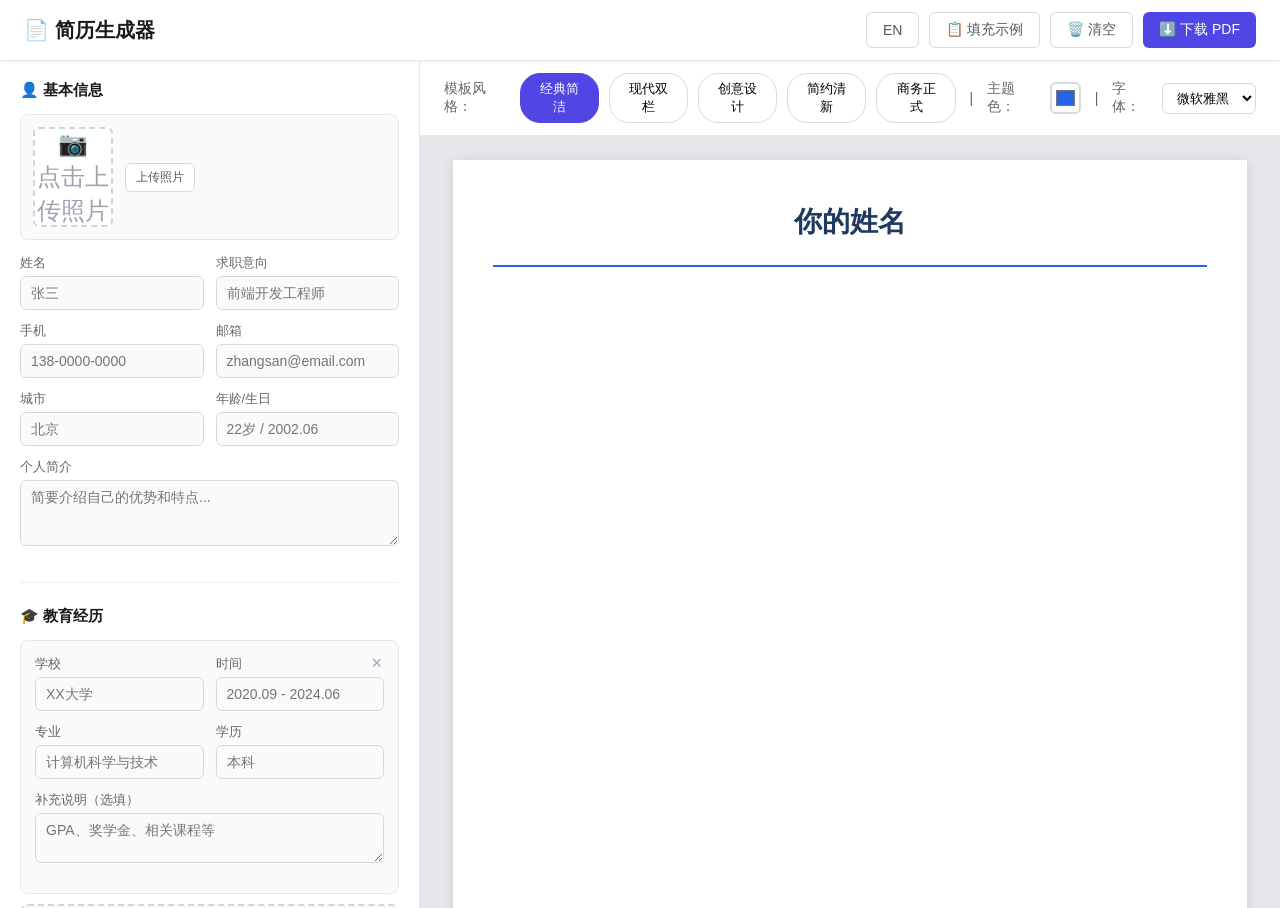
<file: index.html>
<!DOCTYPE html>
<html lang="zh-CN">
<head>
    <meta charset="UTF-8">
    <meta name="viewport" content="width=device-width, initial-scale=1.0">
    <title>简历生成器 - 一键生成精美简历</title>
    <link rel="stylesheet" href="css/style.css">
    <!-- html2pdf.js for PDF export (local) -->
    <script src="js/html2pdf.bundle.min.js"></script>
</head>
<body>
    <header class="top-bar">
        <h1>📄 简历生成器</h1>
        <div class="top-actions">
            <button id="btn-lang" class="btn btn-outline" onclick="setLang(currentLang==='zh'?'en':'zh')">EN</button>
            <button id="btn-fill-demo" class="btn btn-outline">📋 填充示例</button>
            <button id="btn-clear" class="btn btn-outline btn-danger">🗑️ 清空</button>
            <button id="btn-download" class="btn btn-primary">⬇️ 下载 PDF</button>
        </div>
    </header>

    <main class="container">
        <!-- Left: Form -->
        <aside class="form-panel">
            <div class="form-section">
                <h3>👤 基本信息</h3>
                <div class="photo-upload-area">
                    <div class="photo-preview" id="photo-preview">
                        <span class="photo-placeholder">📷<br>点击上传照片</span>
                    </div>
                    <input type="file" id="photo-input" accept="image/*" style="display:none">
                    <button class="btn btn-outline btn-sm" id="btn-upload-photo">上传照片</button>
                    <button class="btn btn-outline btn-sm btn-danger" id="btn-remove-photo" style="display:none">移除</button>
                </div>
                <div class="form-row">
                    <div class="form-group">
                        <label>姓名</label>
                        <input type="text" id="name" placeholder="张三">
                    </div>
                    <div class="form-group">
                        <label>求职意向</label>
                        <input type="text" id="target" placeholder="前端开发工程师">
                    </div>
                </div>
                <div class="form-row">
                    <div class="form-group">
                        <label>手机</label>
                        <input type="tel" id="phone" placeholder="138-0000-0000">
                    </div>
                    <div class="form-group">
                        <label>邮箱</label>
                        <input type="email" id="email" placeholder="zhangsan@email.com">
                    </div>
                </div>
                <div class="form-row">
                    <div class="form-group">
                        <label>城市</label>
                        <input type="text" id="city" placeholder="北京">
                    </div>
                    <div class="form-group">
                        <label>年龄/生日</label>
                        <input type="text" id="age" placeholder="22岁 / 2002.06">
                    </div>
                </div>
                <div class="form-group">
                    <label>个人简介</label>
                    <textarea id="summary" rows="3" placeholder="简要介绍自己的优势和特点..."></textarea>
                </div>
            </div>

            <div class="form-section">
                <h3>🎓 教育经历</h3>
                <div id="education-list"></div>
                <button class="btn btn-add" onclick="addEducation()">+ 添加教育经历</button>
            </div>

            <div class="form-section">
                <h3>💼 工作/实习经历</h3>
                <div id="experience-list"></div>
                <button class="btn btn-add" onclick="addExperience()">+ 添加工作经历</button>
            </div>

            <div class="form-section">
                <h3>🚀 项目经历</h3>
                <div id="project-list"></div>
                <button class="btn btn-add" onclick="addProject()">+ 添加项目</button>
            </div>

            <div class="form-section">
                <h3>🛠️ 技能</h3>
                <div class="form-group">
                    <label>技能标签（用逗号分隔）</label>
                    <input type="text" id="skills" placeholder="HTML, CSS, JavaScript, React, Python">
                </div>
            </div>

            <div class="form-section">
                <h3>🏆 荣誉奖项</h3>
                <div id="award-list"></div>
                <button class="btn btn-add" onclick="addAward()">+ 添加荣誉奖项</button>
            </div>

            <div class="form-section">
                <h3>📜 证书资质</h3>
                <div class="form-group">
                    <label>证书（用逗号分隔）</label>
                    <input type="text" id="certificates" placeholder="CET-6, 计算机二级, 驾照C1">
                </div>
            </div>

            <div class="form-section">
                <h3>🌐 语言能力</h3>
                <div class="form-group">
                    <label>语言能力（用逗号分隔）</label>
                    <input type="text" id="languages" placeholder="英语(流利), 日语(N2), 普通话(母语)">
                </div>
            </div>

            <div class="form-section">
                <h3>💡 兴趣爱好</h3>
                <div class="form-group">
                    <label>兴趣爱好（用逗号分隔）</label>
                    <input type="text" id="hobbies" placeholder="阅读, 跑步, 摄影, 编程">
                </div>
            </div>
        </aside>

        <!-- Right: Preview -->
        <section class="preview-panel">
            <div class="template-bar">
                <span>模板风格：</span>
                <button class="template-btn active" data-template="classic">经典简洁</button>
                <button class="template-btn" data-template="modern">现代双栏</button>
                <button class="template-btn" data-template="creative">创意设计</button>
                <button class="template-btn" data-template="fresh">简约清新</button>
                <button class="template-btn" data-template="business">商务正式</button>
                <span class="bar-divider">|</span>
                <span>主题色：</span>
                <input type="color" id="color-picker" value="#2563eb" class="color-picker">
                <span class="bar-divider">|</span>
                <span>字体：</span>
                <select id="font-select" class="font-select">
                    <option value="Microsoft YaHei">微软雅黑</option>
                    <option value="PingFang SC">苹方</option>
                    <option value="SimSun">宋体</option>
                    <option value="SimHei">黑体</option>
                    <option value="KaiTi">楷体</option>
                    <option value="Arial">Arial</option>
                    <option value="Georgia">Georgia</option>
                </select>
            </div>
            <div class="preview-wrapper">
                <div id="resume-preview" class="resume-page"></div>
            </div>
        </section>
    </main>

    <script src="js/i18n.js"></script>
    <script src="js/templates.js"></script>
    <script src="js/export.js"></script>
    <script src="js/app.js"></script>
</body>
</html>
</file>
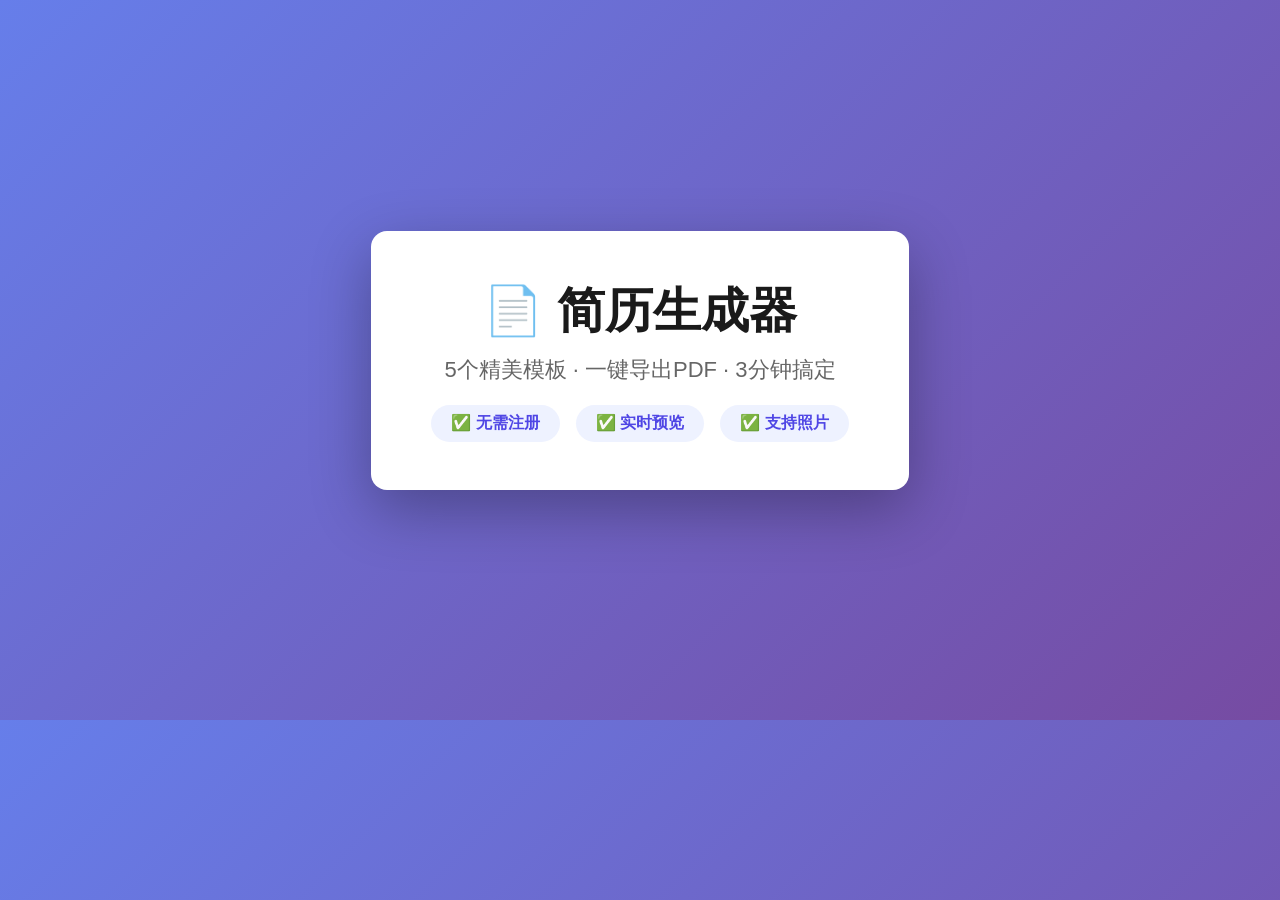
<file: cover.html>
<!DOCTYPE html>
<html>
<head><meta charset="UTF-8"><style>
body { margin:0; width:1280px; height:720px; display:flex; align-items:center; justify-content:center; background:linear-gradient(135deg,#667eea 0%,#764ba2 100%); font-family:"Microsoft YaHei",sans-serif; }
.card { background:#fff; border-radius:16px; padding:48px 60px; text-align:center; box-shadow:0 20px 60px rgba(0,0,0,0.3); }
h1 { font-size:48px; color:#1a1a1a; margin:0 0 12px; }
p { font-size:22px; color:#666; margin:0 0 20px; }
.badges { display:flex; gap:16px; justify-content:center; }
.badge { background:#eef2ff; color:#4f46e5; padding:8px 20px; border-radius:20px; font-size:16px; font-weight:600; }
</style></head>
<body>
<div class="card">
<h1>📄 简历生成器</h1>
<p>5个精美模板 · 一键导出PDF · 3分钟搞定</p>
<div class="badges">
<span class="badge">✅ 无需注册</span>
<span class="badge">✅ 实时预览</span>
<span class="badge">✅ 支持照片</span>
</div>
</div>
</body>
</html>
</file>
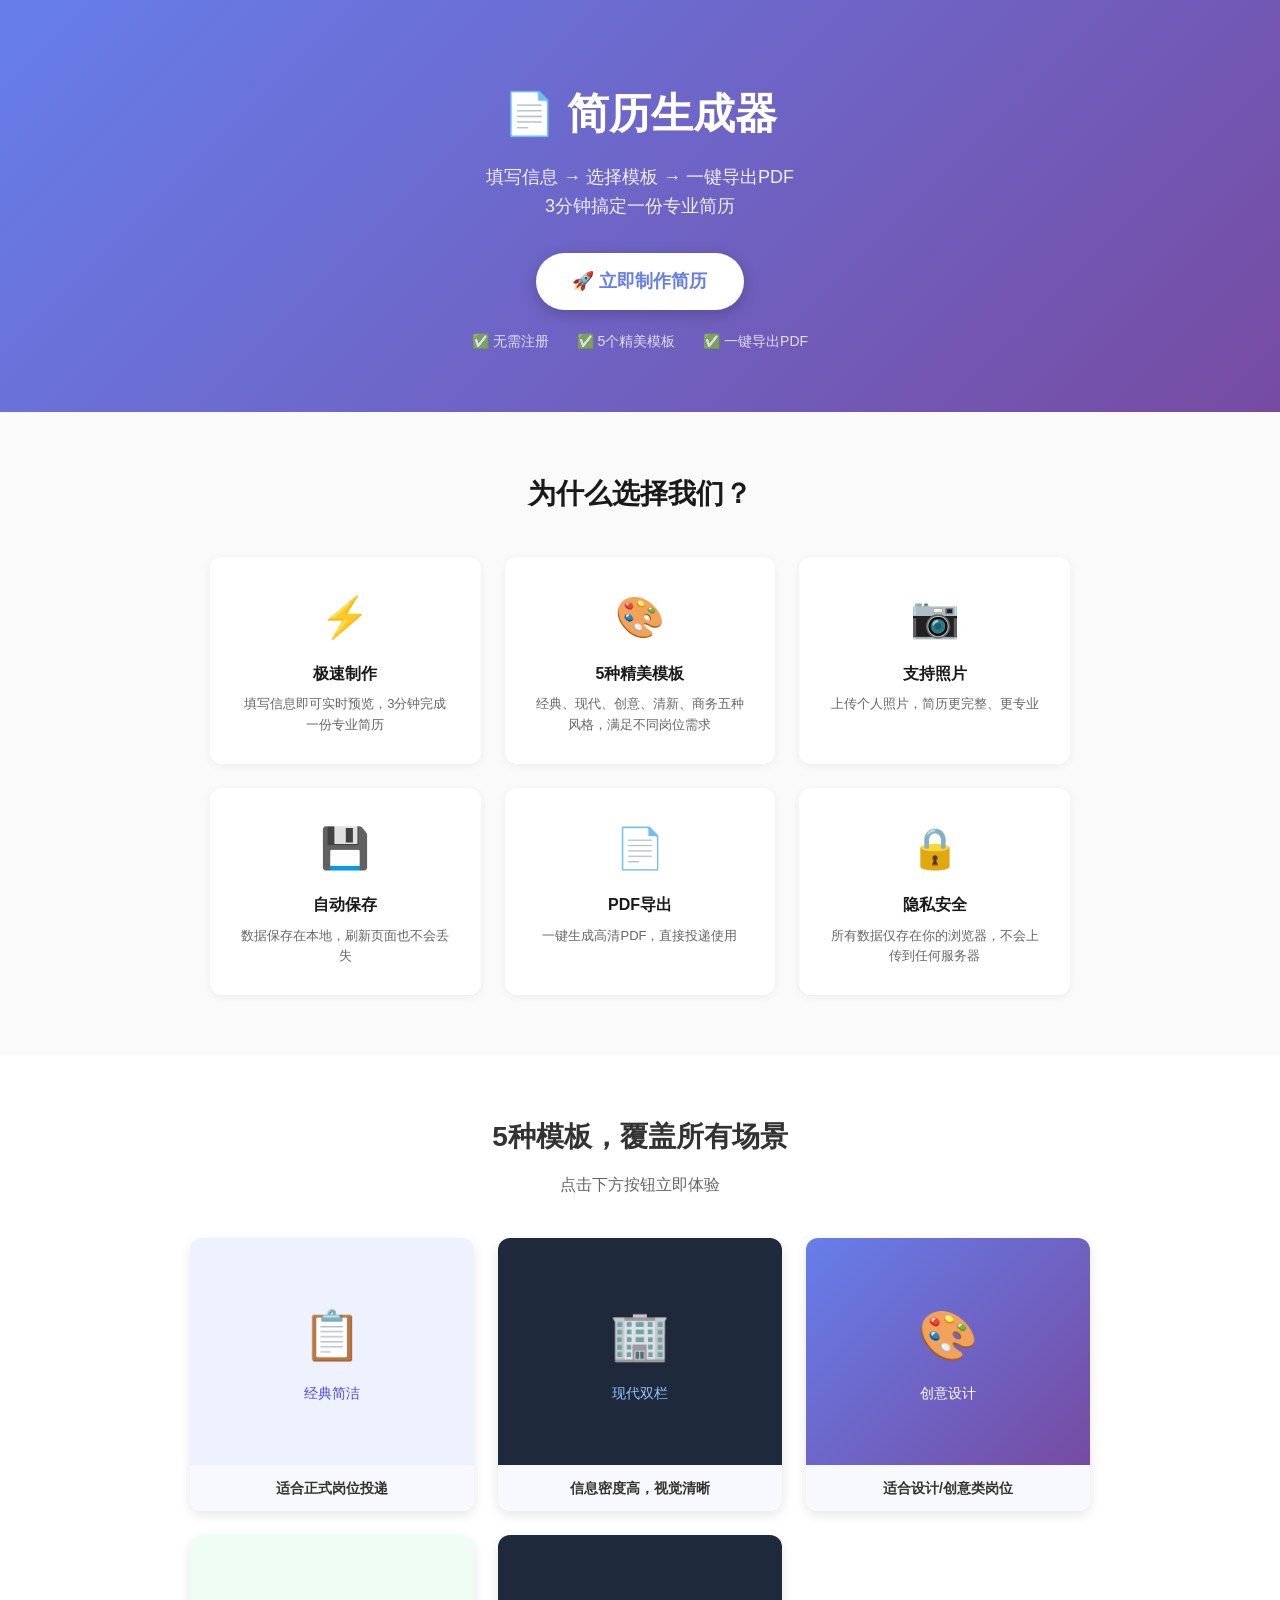
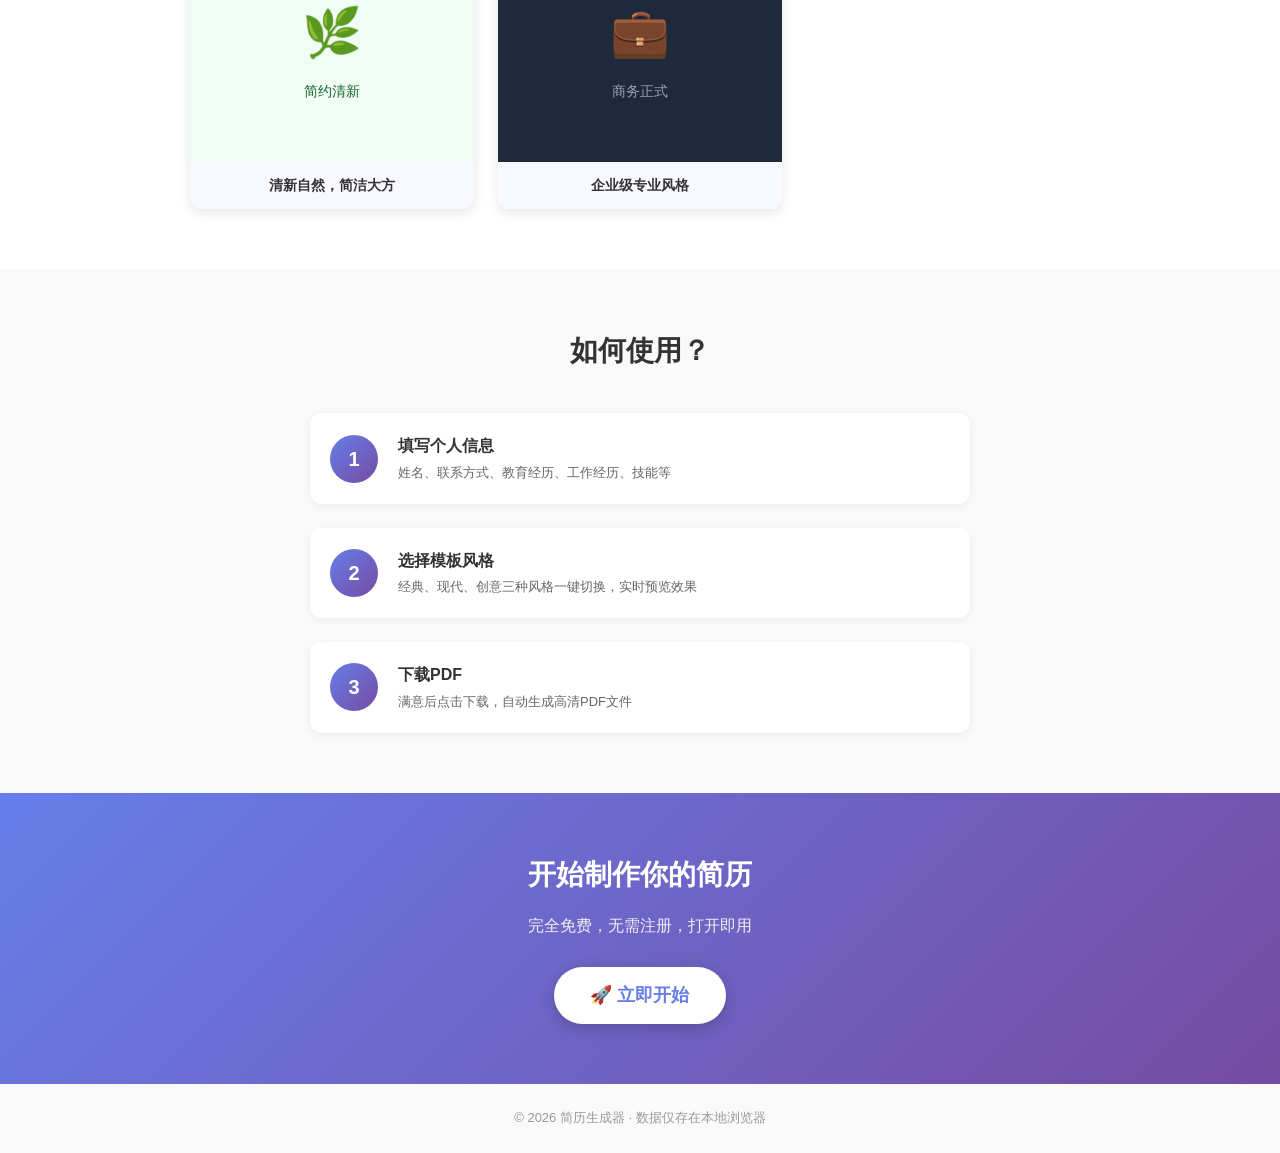
<file: landing.html>
<!DOCTYPE html>
<html lang="zh-CN">
<head>
    <meta charset="UTF-8">
    <meta name="viewport" content="width=device-width, initial-scale=1.0">
    <title>简历生成器 - 3秒生成精美简历，一键导出PDF</title>
    <meta name="description" content="在线简历生成器，5个精美模板，实时预览，一键导出PDF。无需注册，免费使用。">
    <style>
        * { margin: 0; padding: 0; box-sizing: border-box; }
        body {
            font-family: -apple-system, "Microsoft YaHei", "PingFang SC", sans-serif;
            background: #fafafa;
            color: #333;
            line-height: 1.6;
        }

        /* Hero */
        .hero {
            background: linear-gradient(135deg, #667eea 0%, #764ba2 100%);
            color: #fff;
            text-align: center;
            padding: 80px 20px 60px;
        }
        .hero h1 {
            font-size: 42px;
            font-weight: 800;
            margin-bottom: 16px;
        }
        .hero p {
            font-size: 18px;
            opacity: 0.9;
            max-width: 600px;
            margin: 0 auto 32px;
        }
        .hero-cta {
            display: inline-block;
            background: #fff;
            color: #667eea;
            padding: 14px 36px;
            border-radius: 30px;
            font-size: 18px;
            font-weight: 700;
            text-decoration: none;
            transition: transform 0.2s, box-shadow 0.2s;
            box-shadow: 0 4px 15px rgba(0,0,0,0.2);
        }
        .hero-cta:hover {
            transform: translateY(-2px);
            box-shadow: 0 6px 20px rgba(0,0,0,0.3);
        }
        .hero-badges {
            margin-top: 20px;
            font-size: 14px;
            opacity: 0.8;
        }
        .hero-badges span {
            margin: 0 12px;
        }

        /* Features */
        .features {
            max-width: 900px;
            margin: 0 auto;
            padding: 60px 20px;
        }
        .features h2 {
            text-align: center;
            font-size: 28px;
            margin-bottom: 40px;
            color: #1a1a1a;
        }
        .feature-grid {
            display: grid;
            grid-template-columns: repeat(3, 1fr);
            gap: 24px;
        }
        .feature-card {
            background: #fff;
            border-radius: 12px;
            padding: 28px;
            text-align: center;
            box-shadow: 0 2px 8px rgba(0,0,0,0.06);
            transition: transform 0.2s;
        }
        .feature-card:hover {
            transform: translateY(-4px);
        }
        .feature-icon {
            font-size: 40px;
            margin-bottom: 12px;
        }
        .feature-card h3 {
            font-size: 16px;
            margin-bottom: 8px;
            color: #1a1a1a;
        }
        .feature-card p {
            font-size: 13px;
            color: #666;
        }

        /* Templates Preview */
        .templates {
            background: #fff;
            padding: 60px 20px;
        }
        .templates h2 {
            text-align: center;
            font-size: 28px;
            margin-bottom: 12px;
        }
        .templates .subtitle {
            text-align: center;
            color: #666;
            margin-bottom: 40px;
        }
        .template-grid {
            max-width: 900px;
            margin: 0 auto;
            display: grid;
            grid-template-columns: repeat(3, 1fr);
            gap: 24px;
        }
        .template-card {
            border-radius: 12px;
            overflow: hidden;
            box-shadow: 0 4px 12px rgba(0,0,0,0.1);
            transition: transform 0.2s;
        }
        .template-card:hover {
            transform: scale(1.03);
        }
        .template-card img {
            width: 100%;
            display: block;
        }
        .template-card .label {
            background: #f8f9ff;
            padding: 12px;
            text-align: center;
            font-weight: 600;
            font-size: 14px;
        }

        /* How to use */
        .howto {
            max-width: 700px;
            margin: 0 auto;
            padding: 60px 20px;
        }
        .howto h2 {
            text-align: center;
            font-size: 28px;
            margin-bottom: 40px;
        }
        .steps {
            display: flex;
            flex-direction: column;
            gap: 24px;
        }
        .step {
            display: flex;
            align-items: center;
            gap: 20px;
            background: #fff;
            padding: 20px;
            border-radius: 12px;
            box-shadow: 0 2px 8px rgba(0,0,0,0.06);
        }
        .step-num {
            width: 48px;
            height: 48px;
            background: linear-gradient(135deg, #667eea, #764ba2);
            color: #fff;
            border-radius: 50%;
            display: flex;
            align-items: center;
            justify-content: center;
            font-size: 20px;
            font-weight: 700;
            flex-shrink: 0;
        }
        .step-text h3 {
            font-size: 16px;
            margin-bottom: 4px;
        }
        .step-text p {
            font-size: 13px;
            color: #666;
        }

        /* CTA Bottom */
        .cta-bottom {
            background: linear-gradient(135deg, #667eea 0%, #764ba2 100%);
            color: #fff;
            text-align: center;
            padding: 60px 20px;
        }
        .cta-bottom h2 {
            font-size: 28px;
            margin-bottom: 16px;
        }
        .cta-bottom p {
            font-size: 16px;
            opacity: 0.9;
            margin-bottom: 28px;
        }
        .cta-bottom .hero-cta {
            background: #fff;
            color: #667eea;
        }

        /* Footer */
        footer {
            text-align: center;
            padding: 24px;
            color: #999;
            font-size: 13px;
        }

        /* Responsive */
        @media (max-width: 700px) {
            .hero h1 { font-size: 28px; }
            .feature-grid, .template-grid { grid-template-columns: 1fr; }
            .hero { padding: 50px 20px 40px; }
        }
    </style>
</head>
<body>

<section class="hero">
    <h1>📄 简历生成器</h1>
    <p>填写信息 → 选择模板 → 一键导出PDF<br>3分钟搞定一份专业简历</p>
    <a href="index.html" class="hero-cta">🚀 立即制作简历</a>
    <div class="hero-badges">
        <span>✅ 无需注册</span>
        <span>✅ 5个精美模板</span>
        <span>✅ 一键导出PDF</span>
    </div>
</section>

<section class="features">
    <h2>为什么选择我们？</h2>
    <div class="feature-grid">
        <div class="feature-card">
            <div class="feature-icon">⚡</div>
            <h3>极速制作</h3>
            <p>填写信息即可实时预览，3分钟完成一份专业简历</p>
        </div>
        <div class="feature-card">
            <div class="feature-icon">🎨</div>
            <h3>5种精美模板</h3>
            <p>经典、现代、创意、清新、商务五种风格，满足不同岗位需求</p>
        </div>
        <div class="feature-card">
            <div class="feature-icon">📷</div>
            <h3>支持照片</h3>
            <p>上传个人照片，简历更完整、更专业</p>
        </div>
        <div class="feature-card">
            <div class="feature-icon">💾</div>
            <h3>自动保存</h3>
            <p>数据保存在本地，刷新页面也不会丢失</p>
        </div>
        <div class="feature-card">
            <div class="feature-icon">📄</div>
            <h3>PDF导出</h3>
            <p>一键生成高清PDF，直接投递使用</p>
        </div>
        <div class="feature-card">
            <div class="feature-icon">🔒</div>
            <h3>隐私安全</h3>
            <p>所有数据仅存在你的浏览器，不会上传到任何服务器</p>
        </div>
    </div>
</section>

<section class="templates">
    <h2>5种模板，覆盖所有场景</h2>
    <p class="subtitle">点击下方按钮立即体验</p>
    <div class="template-grid">
        <div class="template-card">
            <div style="background:#eef2ff;padding:60px 20px;text-align:center;">
                <div style="font-size:48px;">📋</div>
                <div style="font-size:14px;color:#4f46e5;margin-top:8px;">经典简洁</div>
            </div>
            <div class="label">适合正式岗位投递</div>
        </div>
        <div class="template-card">
            <div style="background:#1e293b;padding:60px 20px;text-align:center;">
                <div style="font-size:48px;">🏢</div>
                <div style="font-size:14px;color:#93c5fd;margin-top:8px;">现代双栏</div>
            </div>
            <div class="label">信息密度高，视觉清晰</div>
        </div>
        <div class="template-card">
            <div style="background:linear-gradient(135deg,#667eea,#764ba2);padding:60px 20px;text-align:center;">
                <div style="font-size:48px;">🎨</div>
                <div style="font-size:14px;color:#fff;margin-top:8px;">创意设计</div>
            </div>
            <div class="label">适合设计/创意类岗位</div>
        </div>
        <div class="template-card">
            <div style="background:#f0fdf4;padding:60px 20px;text-align:center;">
                <div style="font-size:48px;">🌿</div>
                <div style="font-size:14px;color:#166534;margin-top:8px;">简约清新</div>
            </div>
            <div class="label">清新自然，简洁大方</div>
        </div>
        <div class="template-card">
            <div style="background:#1e293b;padding:60px 20px;text-align:center;">
                <div style="font-size:48px;">💼</div>
                <div style="font-size:14px;color:#94a3b8;margin-top:8px;">商务正式</div>
            </div>
            <div class="label">企业级专业风格</div>
        </div>
    </div>
</section>

<section class="howto">
    <h2>如何使用？</h2>
    <div class="steps">
        <div class="step">
            <div class="step-num">1</div>
            <div class="step-text">
                <h3>填写个人信息</h3>
                <p>姓名、联系方式、教育经历、工作经历、技能等</p>
            </div>
        </div>
        <div class="step">
            <div class="step-num">2</div>
            <div class="step-text">
                <h3>选择模板风格</h3>
                <p>经典、现代、创意三种风格一键切换，实时预览效果</p>
            </div>
        </div>
        <div class="step">
            <div class="step-num">3</div>
            <div class="step-text">
                <h3>下载PDF</h3>
                <p>满意后点击下载，自动生成高清PDF文件</p>
            </div>
        </div>
    </div>
</section>

<section class="cta-bottom">
    <h2>开始制作你的简历</h2>
    <p>完全免费，无需注册，打开即用</p>
    <a href="index.html" class="hero-cta">🚀 立即开始</a>
</section>

<footer>
    <p>© 2026 简历生成器 · 数据仅存在本地浏览器</p>
</footer>

</body>
</html>
</file>
<file: css/style.css>
/* ========== Reset & Base ========== */
* {
    margin: 0;
    padding: 0;
    box-sizing: border-box;
}

body {
    font-family: -apple-system, "Microsoft YaHei", "PingFang SC", sans-serif;
    background: #f0f2f5;
    color: #333;
    min-height: 100vh;
}

/* ========== Top Bar ========== */
.top-bar {
    background: #fff;
    border-bottom: 1px solid #e8e8e8;
    padding: 12px 24px;
    display: flex;
    align-items: center;
    justify-content: space-between;
    position: sticky;
    top: 0;
    z-index: 100;
    box-shadow: 0 1px 4px rgba(0,0,0,0.06);
}

.top-bar h1 {
    font-size: 20px;
    color: #1a1a1a;
}

.top-actions {
    display: flex;
    gap: 10px;
}

/* ========== Buttons ========== */
.btn {
    padding: 8px 16px;
    border: none;
    border-radius: 6px;
    cursor: pointer;
    font-size: 14px;
    font-weight: 500;
    transition: all 0.2s;
}

.btn-primary {
    background: #4f46e5;
    color: #fff;
}

.btn-primary:hover {
    background: #4338ca;
}

.btn-outline {
    background: #fff;
    border: 1px solid #d9d9d9;
    color: #555;
}

.btn-outline:hover {
    border-color: #4f46e5;
    color: #4f46e5;
}

.btn-danger:hover {
    border-color: #ef4444;
    color: #ef4444;
}

.btn-add {
    width: 100%;
    padding: 10px;
    background: #f9fafb;
    border: 2px dashed #d1d5db;
    border-radius: 8px;
    color: #6b7280;
    font-size: 14px;
    cursor: pointer;
    transition: all 0.2s;
}

.btn-add:hover {
    border-color: #4f46e5;
    color: #4f46e5;
    background: #eef2ff;
}

.btn-remove {
    position: absolute;
    top: 8px;
    right: 8px;
    background: none;
    border: none;
    color: #9ca3af;
    cursor: pointer;
    font-size: 18px;
    padding: 4px 8px;
    border-radius: 4px;
    transition: all 0.2s;
}

.btn-remove:hover {
    color: #ef4444;
    background: #fef2f2;
}

/* ========== Layout ========== */
.container {
    display: flex;
    height: calc(100vh - 53px);
}

/* ========== Form Panel ========== */
.form-panel {
    width: 420px;
    min-width: 420px;
    background: #fff;
    overflow-y: auto;
    padding: 20px;
    border-right: 1px solid #e8e8e8;
}

.form-section {
    margin-bottom: 24px;
    padding-bottom: 20px;
    border-bottom: 1px solid #f0f0f0;
}

.form-section:last-child {
    border-bottom: none;
}

.form-section h3 {
    font-size: 15px;
    color: #1a1a1a;
    margin-bottom: 14px;
}

.form-row {
    display: flex;
    gap: 12px;
}

.form-row .form-group {
    flex: 1;
}

.form-group {
    margin-bottom: 12px;
}

.form-group label {
    display: block;
    font-size: 13px;
    color: #666;
    margin-bottom: 4px;
}

.form-group input,
.form-group textarea {
    width: 100%;
    padding: 8px 10px;
    border: 1px solid #d9d9d9;
    border-radius: 6px;
    font-size: 14px;
    font-family: inherit;
    transition: border-color 0.2s;
    background: #fafafa;
}

.form-group input:focus,
.form-group textarea:focus {
    outline: none;
    border-color: #4f46e5;
    background: #fff;
    box-shadow: 0 0 0 3px rgba(79, 70, 229, 0.1);
}

.form-group textarea {
    resize: vertical;
}

/* ========== Photo Upload ========== */
.photo-upload-area {
    display: flex;
    align-items: center;
    gap: 12px;
    margin-bottom: 14px;
    padding: 12px;
    background: #f9fafb;
    border: 1px solid #e5e7eb;
    border-radius: 8px;
}

.photo-preview {
    width: 80px;
    height: 100px;
    border: 2px dashed #d1d5db;
    border-radius: 6px;
    overflow: hidden;
    display: flex;
    align-items: center;
    justify-content: center;
    cursor: pointer;
    background: #fff;
    flex-shrink: 0;
}

.photo-preview img {
    width: 100%;
    height: 100%;
    object-fit: cover;
}

.photo-placeholder {
    text-align: center;
    font-size: 12px;
    color: #9ca3af;
    line-height: 1.4;
}

.photo-placeholder {
    font-size: 24px;
}

.btn-sm {
    padding: 5px 10px;
    font-size: 12px;
}

/* ========== Repeatable Items ========== */
.repeatable-item {
    position: relative;
    background: #f9fafb;
    border: 1px solid #e5e7eb;
    border-radius: 8px;
    padding: 14px;
    margin-bottom: 10px;
}

/* ========== Preview Panel ========== */
.preview-panel {
    flex: 1;
    display: flex;
    flex-direction: column;
    overflow: hidden;
}

.template-bar {
    padding: 12px 24px;
    background: #fff;
    border-bottom: 1px solid #e8e8e8;
    display: flex;
    align-items: center;
    gap: 10px;
}

.template-bar span {
    font-size: 14px;
    color: #666;
}

.template-btn {
    padding: 6px 14px;
    border: 1px solid #d9d9d9;
    border-radius: 20px;
    background: #fff;
    font-size: 13px;
    cursor: pointer;
    transition: all 0.2s;
}

.template-btn.active {
    background: #4f46e5;
    color: #fff;
    border-color: #4f46e5;
}

.template-btn:hover:not(.active) {
    border-color: #4f46e5;
    color: #4f46e5;
}

.bar-divider {
    color: #d1d5db;
    margin: 0 4px;
}

.color-picker {
    width: 32px;
    height: 32px;
    border: 2px solid #d9d9d9;
    border-radius: 6px;
    cursor: pointer;
    padding: 2px;
    background: #fff;
}

.font-select {
    padding: 6px 10px;
    border: 1px solid #d9d9d9;
    border-radius: 6px;
    font-size: 13px;
    background: #fff;
    cursor: pointer;
}

.preview-wrapper {
    flex: 1;
    overflow: auto;
    padding: 24px;
    display: flex;
    justify-content: center;
    background: #e5e7eb;
}

/* ========== Resume Page (Preview Container) ========== */
.resume-page {
    width: 210mm;
    min-height: 297mm;
    background: #fff;
    box-shadow: 0 2px 12px rgba(0,0,0,0.12);
    position: relative;
}

/* ========== Template: Classic ========== */
.tpl-classic {
    padding: 40px;
    font-family: "Microsoft YaHei", "PingFang SC", sans-serif;
    font-size: 13px;
    line-height: 1.6;
    color: #333;
}

.tpl-classic .header {
    text-align: center;
    padding-bottom: 16px;
    border-bottom: 2px solid var(--accent, #2563eb);
    margin-bottom: 20px;
}

.tpl-classic .header-photo {
    margin-bottom: 10px;
}

.tpl-classic .header-photo img {
    width: 90px;
    height: 110px;
    object-fit: cover;
    border-radius: 6px;
    border: 2px solid #e5e7eb;
}

.tpl-classic .header h1 {
    font-size: 28px;
    color: #1e3a5f;
    margin-bottom: 4px;
}

.tpl-classic .header .target {
    font-size: 15px;
    color: var(--accent, #2563eb);
    font-weight: 500;
}

.tpl-classic .contact-row {
    display: flex;
    justify-content: center;
    gap: 20px;
    margin-top: 8px;
    font-size: 13px;
    color: #555;
}

.tpl-classic .section {
    margin-bottom: 18px;
}

.tpl-classic .section-title {
    font-size: 16px;
    color: #1e3a5f;
    border-bottom: 1px solid #e5e7eb;
    padding-bottom: 4px;
    margin-bottom: 10px;
}

.tpl-classic .section-title::before {
    content: "";
    display: inline-block;
    width: 4px;
    height: 16px;
    background: var(--accent, #2563eb);
    margin-right: 8px;
    vertical-align: middle;
    border-radius: 2px;
}

.tpl-classic .item-header {
    display: flex;
    justify-content: space-between;
    align-items: baseline;
    margin-bottom: 4px;
}

.tpl-classic .item-title {
    font-weight: 600;
    font-size: 14px;
    color: #1a1a1a;
}

.tpl-classic .item-subtitle {
    color: #555;
    font-size: 13px;
}

.tpl-classic .item-date {
    color: #888;
    font-size: 12px;
    white-space: nowrap;
}

.tpl-classic .item-desc {
    color: #555;
    font-size: 13px;
    margin-top: 4px;
    white-space: pre-line;
}

.tpl-classic .skills-list {
    display: flex;
    flex-wrap: wrap;
    gap: 8px;
}

.tpl-classic .skill-tag {
    background: var(--accent-light, #eef2ff);
    color: var(--accent, #4f46e5);
    padding: 4px 12px;
    border-radius: 4px;
    font-size: 12px;
}

/* ========== Template: Modern (Two-column) ========== */
.tpl-modern {
    display: flex;
    min-height: 297mm;
    font-family: "Microsoft YaHei", "PingFang SC", sans-serif;
    font-size: 13px;
    line-height: 1.6;
}

.tpl-modern .sidebar {
    width: 200px;
    min-width: 200px;
    background: #1e293b;
    color: #e2e8f0;
    padding: 30px 20px;
}

.tpl-modern .sidebar .avatar-area {
    text-align: center;
    margin-bottom: 20px;
}

.tpl-modern .sidebar .sidebar-photo {
    margin-bottom: 12px;
}

.tpl-modern .sidebar .sidebar-photo img {
    width: 100px;
    height: 100px;
    object-fit: cover;
    border-radius: 50%;
    border: 3px solid #334155;
}

.tpl-modern .sidebar .avatar-area h1 {
    font-size: 24px;
    color: #fff;
    margin-bottom: 4px;
}

.tpl-modern .sidebar .avatar-area .target {
    font-size: 13px;
    color: var(--accent, #93c5fd);
}

.tpl-modern .sidebar .info-block {
    margin-bottom: 18px;
}

.tpl-modern .sidebar .info-block h3 {
    font-size: 13px;
    color: #93c5fd;
    text-transform: uppercase;
    letter-spacing: 1px;
    border-bottom: 1px solid #334155;
    padding-bottom: 4px;
    margin-bottom: 8px;
}

.tpl-modern .sidebar .info-item {
    font-size: 12px;
    margin-bottom: 6px;
    color: #cbd5e1;
    word-break: break-all;
}

.tpl-modern .sidebar .skill-tag {
    display: inline-block;
    background: #334155;
    color: #93c5fd;
    padding: 2px 8px;
    border-radius: 3px;
    font-size: 11px;
    margin: 2px;
}

.tpl-modern .main-content {
    flex: 1;
    padding: 30px;
}

.tpl-modern .main-content .section {
    margin-bottom: 20px;
}

.tpl-modern .main-content .section-title {
    font-size: 16px;
    color: #1e293b;
    margin-bottom: 10px;
    padding-bottom: 4px;
    border-bottom: 2px solid var(--accent, #2563eb);
}

.tpl-modern .main-content .item-header {
    display: flex;
    justify-content: space-between;
    align-items: baseline;
    margin-bottom: 4px;
}

.tpl-modern .main-content .item-title {
    font-weight: 600;
    font-size: 14px;
    color: #1a1a1a;
}

.tpl-modern .main-content .item-subtitle {
    color: #555;
    font-size: 13px;
}

.tpl-modern .main-content .item-date {
    color: #888;
    font-size: 12px;
}

.tpl-modern .main-content .item-desc {
    color: #555;
    font-size: 13px;
    margin-top: 4px;
    white-space: pre-line;
}

/* ========== Template: Creative ========== */
.tpl-creative {
    padding: 0;
    font-family: "Microsoft YaHei", "PingFang SC", sans-serif;
    font-size: 13px;
    line-height: 1.6;
    color: #333;
}

.tpl-creative .hero {
    background: linear-gradient(135deg, #667eea 0%, #764ba2 100%);
    color: #fff;
    padding: 36px 40px 28px;
    display: flex;
    align-items: center;
    gap: 24px;
}

.tpl-creative .hero-photo img {
    width: 90px;
    height: 110px;
    object-fit: cover;
    border-radius: 8px;
    border: 3px solid rgba(255,255,255,0.3);
}

.tpl-creative .hero h1 {
    font-size: 32px;
    font-weight: 700;
    margin-bottom: 4px;
}

.tpl-creative .hero .target {
    font-size: 16px;
    opacity: 0.9;
}

.tpl-creative .hero .contact-row {
    display: flex;
    gap: 20px;
    margin-top: 12px;
    font-size: 13px;
    opacity: 0.85;
}

.tpl-creative .body {
    padding: 28px 40px;
}

.tpl-creative .section {
    margin-bottom: 20px;
}

.tpl-creative .section-title {
    font-size: 16px;
    color: var(--accent, #667eea);
    margin-bottom: 10px;
    display: flex;
    align-items: center;
    gap: 8px;
}

.tpl-creative .section-title::after {
    content: "";
    flex: 1;
    height: 1px;
    background: linear-gradient(to right, var(--accent, #667eea), transparent);
}

.tpl-creative .card {
    background: var(--accent-light, #f8f9ff);
    border-left: 3px solid var(--accent, #667eea);
    border-radius: 0 8px 8px 0;
    padding: 12px 16px;
    margin-bottom: 10px;
}

.tpl-creative .card .item-header {
    display: flex;
    justify-content: space-between;
    align-items: baseline;
    margin-bottom: 4px;
}

.tpl-creative .card .item-title {
    font-weight: 600;
    font-size: 14px;
    color: #1a1a1a;
}

.tpl-creative .card .item-subtitle {
    color: #555;
    font-size: 13px;
}

.tpl-creative .card .item-date {
    color: #888;
    font-size: 12px;
}

.tpl-creative .card .item-desc {
    color: #555;
    font-size: 13px;
    margin-top: 4px;
    white-space: pre-line;
}

.tpl-creative .skills-list {
    display: flex;
    flex-wrap: wrap;
    gap: 8px;
}

.tpl-creative .skill-tag {
    background: var(--accent, #667eea);
    color: #fff;
    padding: 4px 14px;
    border-radius: 20px;
    font-size: 12px;
}

/* ========== Template: Fresh (简约清新) ========== */
.tpl-fresh {
    padding: 0;
    font-family: "Microsoft YaHei", "PingFang SC", sans-serif;
    font-size: 13px;
    line-height: 1.6;
    color: #333;
}

.tpl-fresh .fresh-header {
    background: var(--accent-light, #f0fdf4);
    padding: 28px 36px;
    display: flex;
    justify-content: space-between;
    align-items: center;
    border-bottom: 2px solid var(--accent, #86efac);
}

.tpl-fresh .fresh-header-left {
    display: flex;
    align-items: center;
    gap: 16px;
}

.tpl-fresh .fresh-photo img {
    width: 72px;
    height: 88px;
    object-fit: cover;
    border-radius: 8px;
    border: 2px solid #bbf7d0;
}

.tpl-fresh .fresh-header h1 {
    font-size: 26px;
    color: var(--accent, #166534);
    margin-bottom: 2px;
}

.tpl-fresh .fresh-target {
    font-size: 14px;
    color: var(--accent, #16a34a);
    font-weight: 500;
}

.tpl-fresh .fresh-contacts {
    text-align: right;
    font-size: 12px;
    color: #555;
    line-height: 1.8;
}

.tpl-fresh .fresh-body {
    padding: 24px 36px;
}

.tpl-fresh .fresh-section {
    margin-bottom: 18px;
}

.tpl-fresh .fresh-section-title {
    font-size: 15px;
    color: var(--accent, #166534);
    font-weight: 600;
    margin-bottom: 10px;
    padding-bottom: 4px;
    border-bottom: 1px solid #e5e7eb;
}

.tpl-fresh .fresh-item {
    margin-bottom: 12px;
}

.tpl-fresh .fresh-item-top {
    display: flex;
    justify-content: space-between;
    align-items: baseline;
}

.tpl-fresh .fresh-item-name {
    font-weight: 600;
    font-size: 14px;
    color: #1a1a1a;
}

.tpl-fresh .fresh-item-date {
    color: #888;
    font-size: 12px;
}

.tpl-fresh .fresh-item-sub {
    color: #555;
    font-size: 13px;
}

.tpl-fresh .fresh-desc {
    color: #555;
    font-size: 13px;
    margin-top: 4px;
    white-space: pre-line;
}

.tpl-fresh .fresh-skills {
    display: flex;
    flex-wrap: wrap;
    gap: 8px;
}

.tpl-fresh .fresh-skill {
    background: var(--accent-light, #dcfce7);
    color: var(--accent, #166534);
    padding: 4px 12px;
    border-radius: 4px;
    font-size: 12px;
}

/* ========== Template: Business (商务正式) ========== */
.tpl-business {
    padding: 0;
    font-family: "Microsoft YaHei", "PingFang SC", sans-serif;
    font-size: 13px;
    line-height: 1.6;
    color: #333;
}

.tpl-business .biz-header {
    background: #1e293b;
    color: #fff;
    padding: 28px 36px;
    display: flex;
    align-items: center;
    gap: 20px;
}

.tpl-business .biz-photo img {
    width: 80px;
    height: 100px;
    object-fit: cover;
    border-radius: 4px;
    border: 2px solid #475569;
}

.tpl-business .biz-header-info h1 {
    font-size: 28px;
    font-weight: 700;
    margin-bottom: 4px;
}

.tpl-business .biz-target {
    font-size: 15px;
    color: #94a3b8;
    margin-bottom: 8px;
}

.tpl-business .biz-contact {
    display: flex;
    gap: 16px;
    font-size: 12px;
    color: #cbd5e1;
    flex-wrap: wrap;
}

.tpl-business .biz-body {
    padding: 24px 36px;
}

.tpl-business .biz-section {
    margin-bottom: 20px;
}

.tpl-business .biz-section-title {
    font-size: 16px;
    color: #1e293b;
    font-weight: 700;
    margin-bottom: 10px;
    padding-bottom: 6px;
    border-bottom: 2px solid #1e293b;
    text-transform: uppercase;
    letter-spacing: 2px;
}

.tpl-business .biz-item {
    margin-bottom: 12px;
    padding-left: 12px;
    border-left: 3px solid #e2e8f0;
}

.tpl-business .biz-item-header {
    display: flex;
    justify-content: space-between;
    align-items: baseline;
}

.tpl-business .biz-item-title {
    font-weight: 600;
    font-size: 14px;
    color: #1a1a1a;
}

.tpl-business .biz-item-date {
    color: #888;
    font-size: 12px;
}

.tpl-business .biz-item-sub {
    color: #555;
    font-size: 13px;
}

.tpl-business .biz-desc {
    color: #555;
    font-size: 13px;
    margin-top: 4px;
    white-space: pre-line;
}

.tpl-business .biz-skills {
    display: flex;
    flex-wrap: wrap;
    gap: 8px;
}

.tpl-business .biz-skill {
    background: var(--accent, #1e293b);
    color: #fff;
    padding: 4px 14px;
    border-radius: 4px;
    font-size: 12px;
}

/* ========== Empty State ========== */
.empty-hint {
    color: #bbb;
    text-align: center;
    padding: 40px 20px;
    font-size: 14px;
}

/* ========== Scrollbar ========== */
.form-panel::-webkit-scrollbar,
.preview-wrapper::-webkit-scrollbar {
    width: 6px;
}

.form-panel::-webkit-scrollbar-thumb,
.preview-wrapper::-webkit-scrollbar-thumb {
    background: #d1d5db;
    border-radius: 3px;
}

.form-panel::-webkit-scrollbar-thumb:hover,
.preview-wrapper::-webkit-scrollbar-thumb:hover {
    background: #9ca3af;
}

/* ========== Responsive ========== */
@media (max-width: 900px) {
    .container {
        flex-direction: column;
        height: auto;
    }
    .form-panel {
        width: 100%;
        min-width: auto;
        border-right: none;
        border-bottom: 1px solid #e8e8e8;
    }
    .preview-wrapper {
        padding: 16px;
    }
    .resume-page {
        width: 100%;
        min-height: auto;
    }
}
</file>
